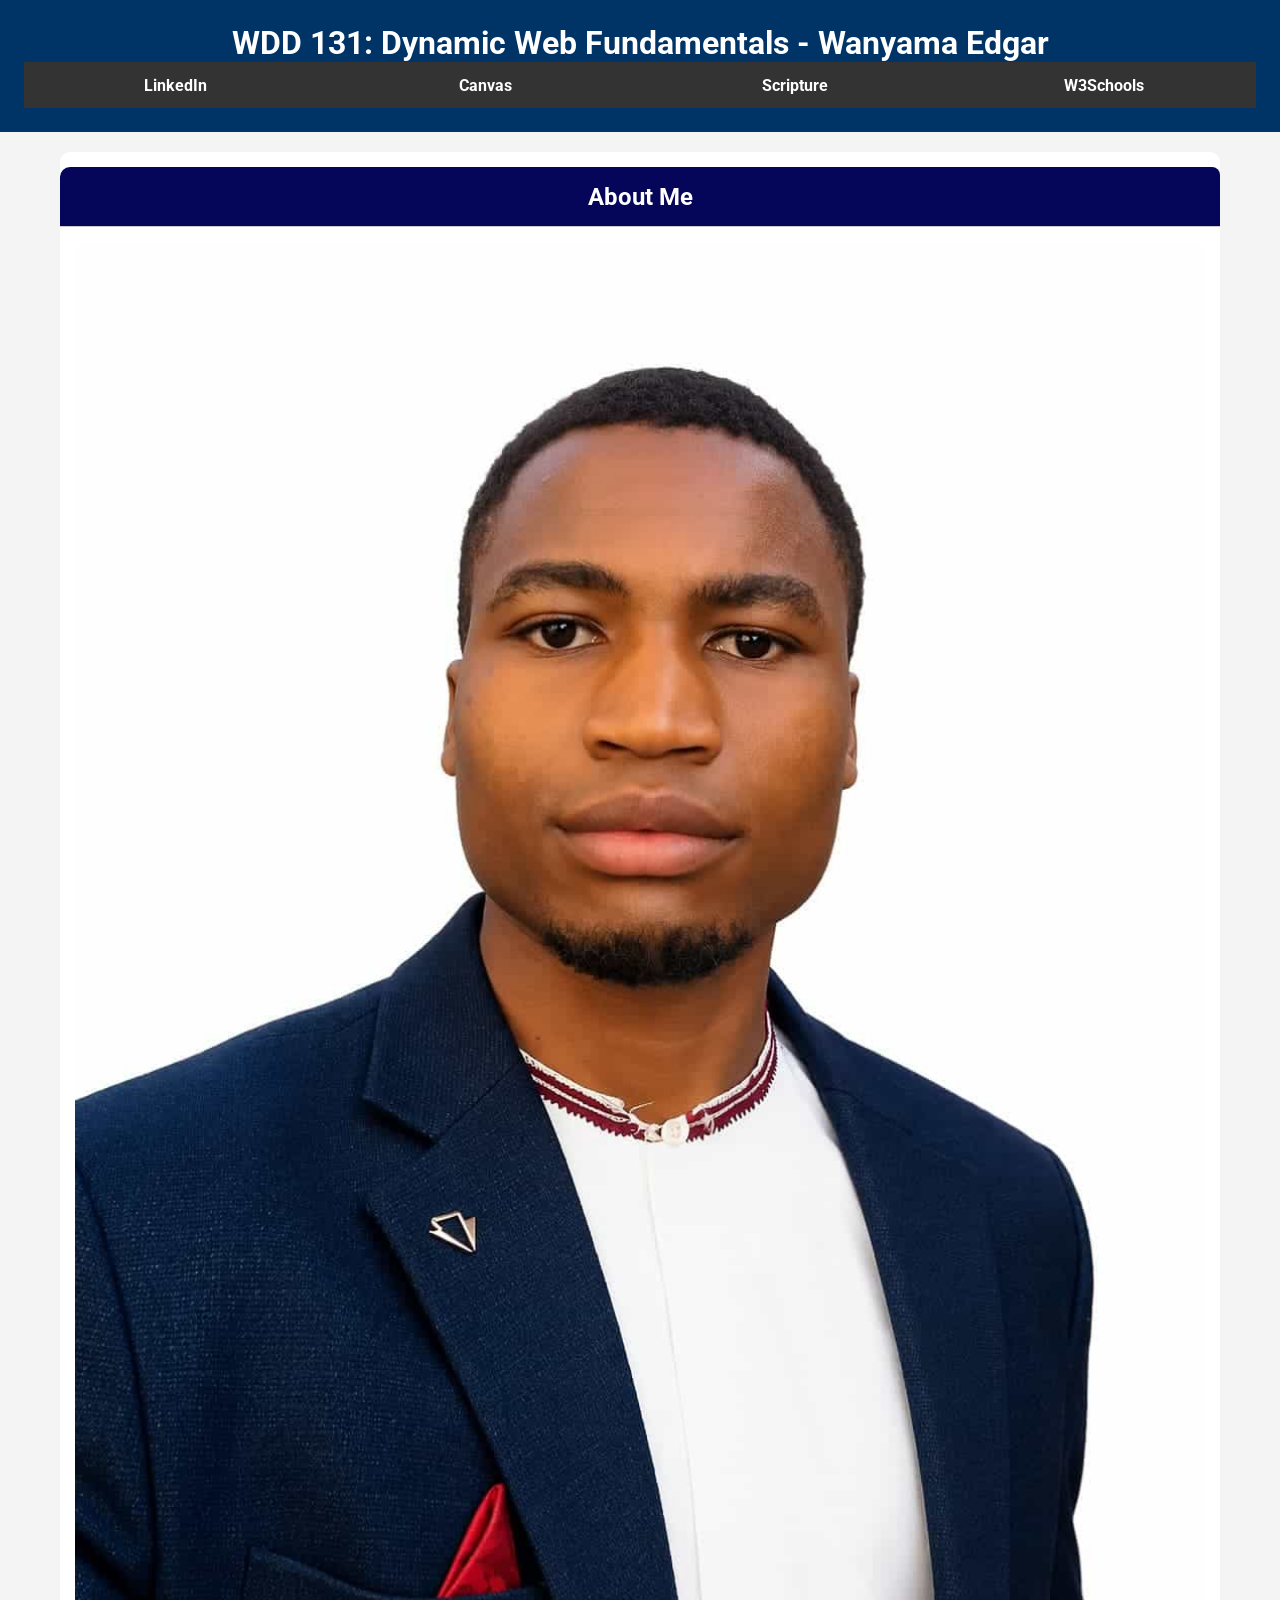
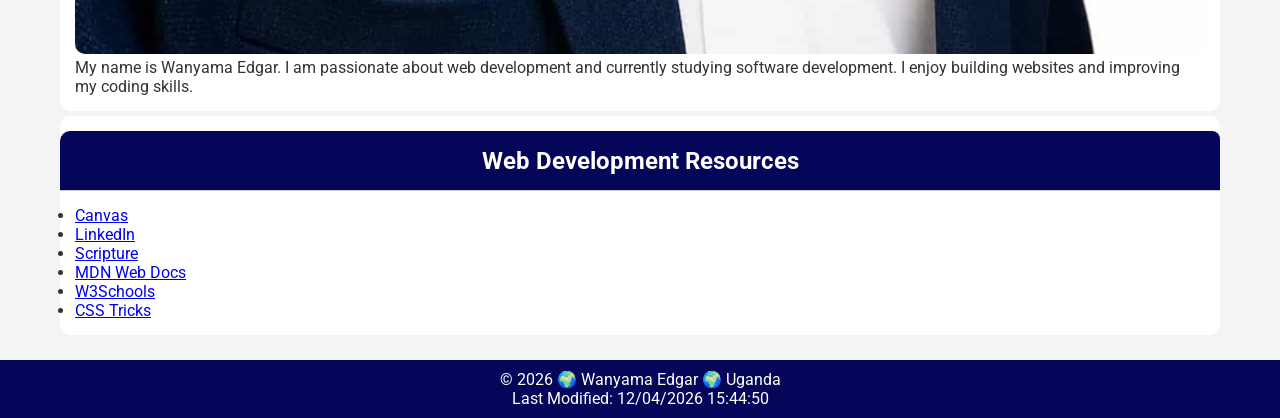
<file: index.html>
<!DOCTYPE html>
<html lang="en">

<head>
    <meta charset="UTF-8">
    <meta name="description" content="WDD 131 - Dynamic Web Fundamentals | Wanyama Edgar">
    <meta name="author" content="Wanyama Edgar">
    <meta name="viewport" content="width=device-width, initial-scale=1.0">
    <meta name="theme-color" content="#2E7D32">
    <title>WDD 131 - Dynamic Web Fundamentals</title>

    <link rel="preconnect" href="https://fonts.googleapis.com">
    <link rel="preconnect" href="https://fonts.gstatic.com" crossorigin>
    <link href="https://fonts.googleapis.com/css2?family=Roboto:wght@400;700&display=swap" rel="stylesheet">

    <link rel="stylesheet" href="styles/base.css">
    <link rel="stylesheet" href="styles/styles.css">
    <script src="scripts/getdates.js" defer></script>
</head>

<body>

    <header class="header">
        <h1><span id="course-title">WDD 131: Dynamic Web Fundamentals</span> - Wanyama Edgar</h1>
        <nav class="navigation">
            <a href="https://linkedin.com" target="_blank">LinkedIn</a>
            <a href="https://byupathway.instructure.com" target="_blank">Canvas</a>
            <a href="https://churchofjesuschrist.org" target="_blank">Scripture</a>
            <a href="https://w3schools.com" target="_blank">W3Schools</a>
        </nav>
    </header>

    <main>
        <section class="card">
            <h2 class="about">About Me</h2>
            <img src="images/profile.jpg" alt="My Photo">
            <p>
                My name is Wanyama Edgar. I am passionate about web development and currently studying
                software development. I enjoy building websites and improving my coding skills.
            </p>
        </section>

        <section class="card">
            <h2 class="resources">Web Development Resources</h2>
            <ul>
                <li><a href="https://byu.instructure.com" target="_blank">Canvas</a></li>
                <li><a href="https://linkedin.com" target="_blank">LinkedIn</a></li>
                <li><a href="https://churchofjesuschrist.org" target="_blank">Scripture</a></li>
                <li><a href="https://developer.mozilla.org" target="_blank">MDN Web Docs</a></li>
                <li><a href="https://w3schools.com" target="_blank">W3Schools</a></li>
                <li><a href="https://css-tricks.com" target="_blank">CSS Tricks</a></li>
            </ul>
        </section>
    </main>

    <footer>
        <p>&copy; <span id="year"></span> 🌍 Wanyama Edgar 🌍 Uganda</p>
        <p id="lastModified"></p>
    </footer>

</body>

</html>
</file>
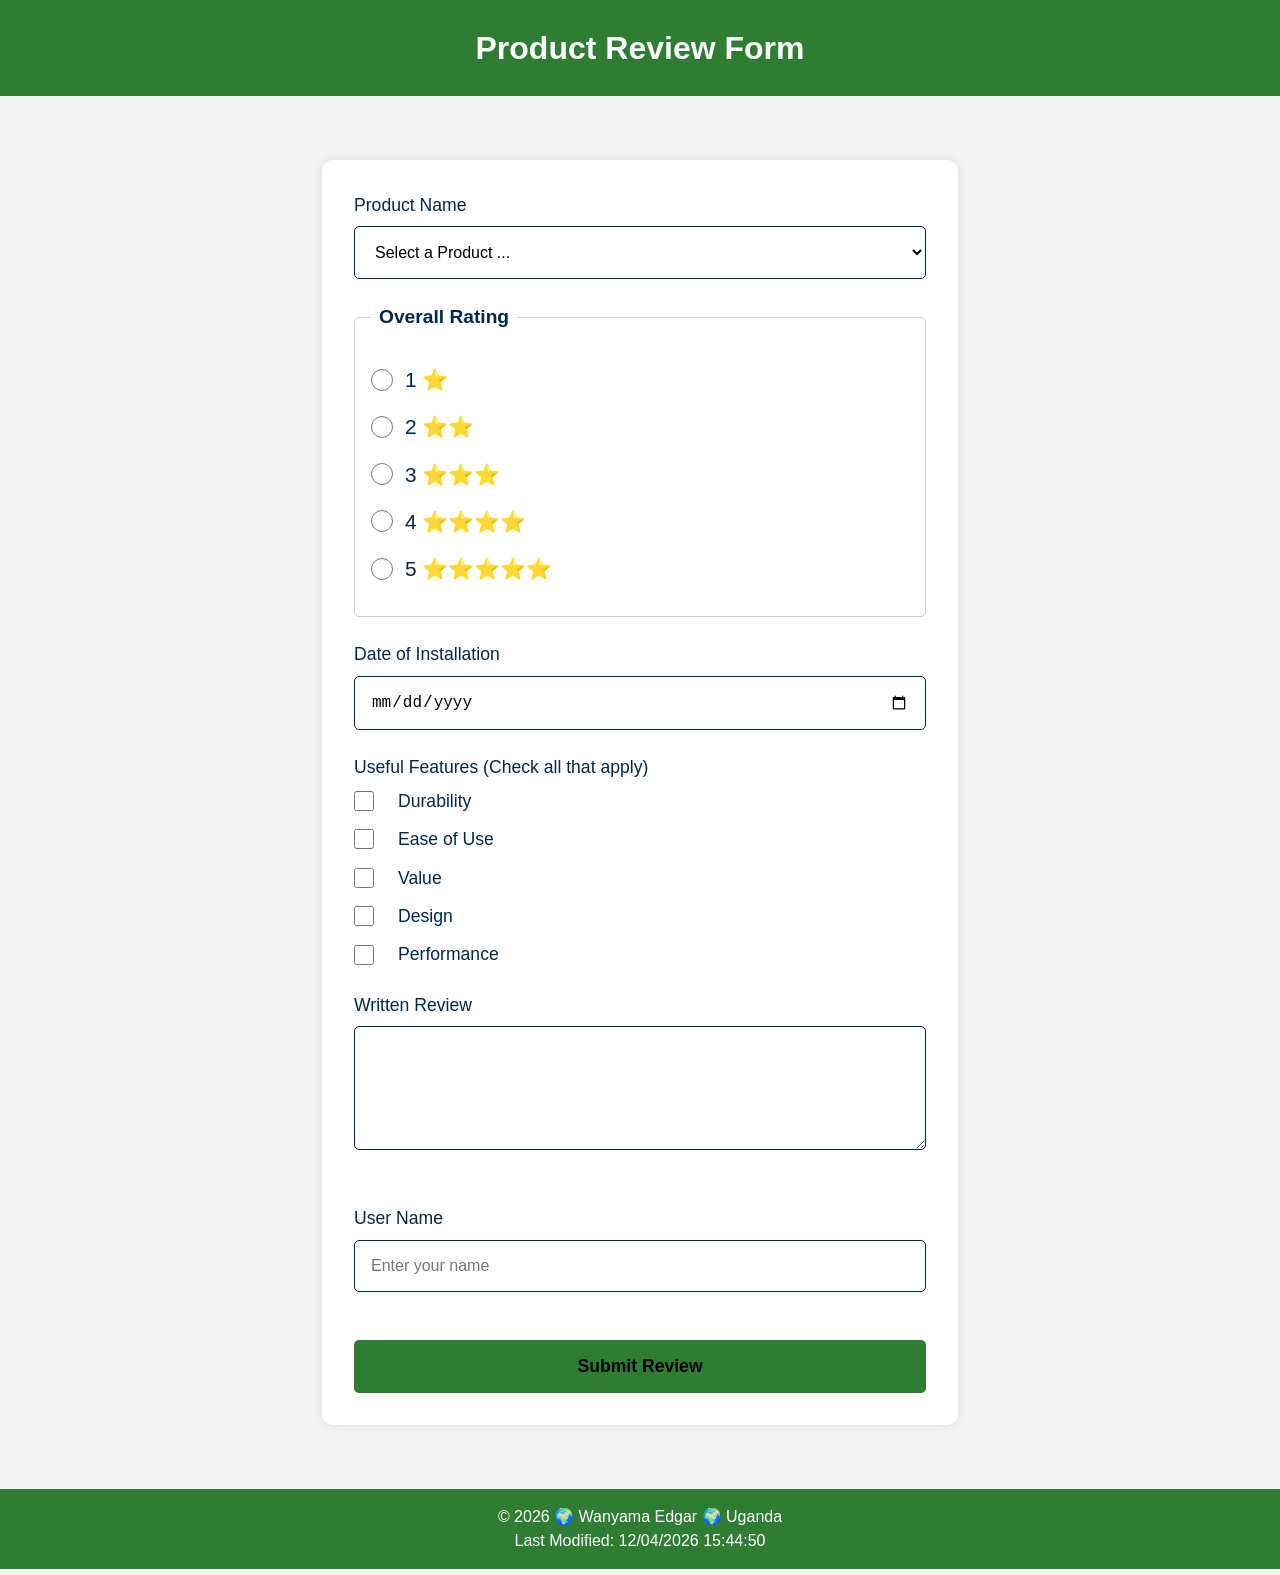
<file: form.html>
<!DOCTYPE html>
<html lang="en">
<head>
    <meta charset="UTF-8">
    <meta name="description" content="Submit a review for a futuristic product with rating, installation date, useful features, and written feedback in this interactive product review form.">
    <meta name="viewport" content="width=device-width, initial-scale=1.0">
    <meta name="author" content="Wanyama Edgar">
    <meta name="theme-color" content="#2E7D32">
    <title>Product Review Form</title>

    <link rel="stylesheet" href="styles/form.css">
    <script src="scripts/getdates.js" defer></script>
    <script src="scripts/form.js" defer></script>
</head>
<body>

<header>
    <h1>Product Review Form</h1>
</header>

<main>
<form method="get" action="review.html">
   <label for="productName">Product Name</label>
<select id="productName" name="productName" required>
    <option value="" disabled selected>Select a Product ...</option>
    <option value="fc1888">Flux Capacitor</option>
    <option value="fc2050">Power Laces</option>
    <option value="fs1987">Time Circuits</option>
    <option value="ac2000">Low Voltage Reactor</option>
    <option value="jj1969">Warp Equalizer</option>
</select>

<fieldset>
    <legend>Overall Rating</legend>

    <label class="rating-option" for="rating1">
        <input type="radio" id="rating1" name="rating" value="1" required>
        1 ⭐
    </label>

    <label class="rating-option" for="rating2">
        <input type="radio" id="rating2" name="rating" value="2" required>
        2 ⭐⭐
    </label>

    <label class="rating-option" for="rating3">
        <input type="radio" id="rating3" name="rating" value="3" required>
        3 ⭐⭐⭐
    </label>

    <label class="rating-option" for="rating4">
        <input type="radio" id="rating4" name="rating" value="4" required>
        4 ⭐⭐⭐⭐
    </label>

    <label class="rating-option" for="rating5">
        <input type="radio" id="rating5" name="rating" value="5" required>
        5 ⭐⭐⭐⭐⭐
    </label>

</fieldset>

<label for="installDate">Date of Installation</label>
<input type="date" id="installDate" name="installDate" required>
<!-- Useful Features -->
<div class="form-group">
    <label>Useful Features (Check all that apply)</label>

    <div class="checkbox-group">
        <label for="featureDurability">
            <input type="checkbox" id="featureDurability" name="features" value="Durability">
            Durability
        </label>

        <label for="featureEaseOfUse">
            <input type="checkbox" id="featureEaseOfUse" name="features" value="Ease of Use">
            Ease of Use
        </label>

        <label for="featureValue">
            <input type="checkbox" id="featureValue" name="features" value="Value">
            Value
        </label>

        <label for="featureDesign">
            <input type="checkbox" id="featureDesign" name="features" value="Design">
            Design
        </label>

        <label for="featurePerformance">
            <input type="checkbox" id="featurePerformance" name="features" value="Performance">
            Performance
        </label>
    </div>
</div>

<!-- Written Review -->
<div class="form-group">
    <label for="review">Written Review</label>
    <textarea
        id="review"
        name="review"
        rows="5"
        placeholder="Share your experience with this product...">
    </textarea>
</div>

<!-- User Name -->
<div class="form-group">
    <label for="username">User Name</label>
    <input
        type="text"
        id="username"
        name="username"
        placeholder="Enter your name">
</div>

<!-- Submit -->
<input type="submit" value="Submit Review">
</form>
</main>

<footer>
    <p>&copy; <span id="year"></span> 🌍 Wanyama Edgar 🌍 Uganda</p>
    <p><span id="lastModified"></span></p>
</footer>

</body>
</html>
</file>
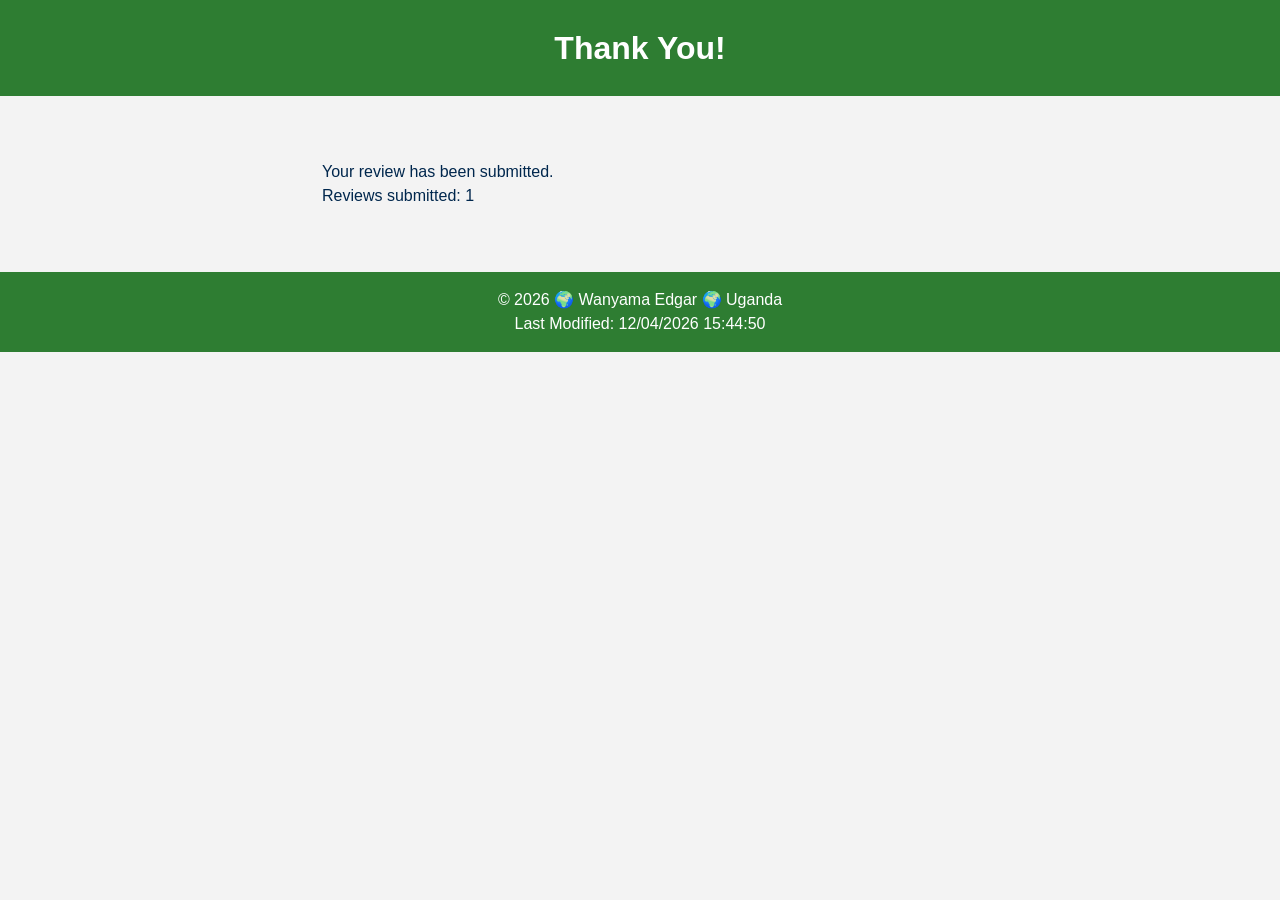
<file: review.html>
<!DOCTYPE html>
<html lang="en">
<head>
    <meta charset="UTF-8">
    <meta name="description" content="Thank you for submitting your product review. Your feedback helps us improve our products.">
    <meta name="viewport" content="width=device-width, initial-scale=1.0">
    <meta name="author" content="Wanyama Edgar">
    <meta name="theme-color" content="#2E7D32">
    <title>Review Submitted - Thank You</title>
    <link rel="stylesheet" href="styles/form.css">
    <script src="scripts/review.js" defer></script>
</head>
<body>

<header>
    <h1>Thank You!</h1>
</header>

<main>
    <p>Your review has been submitted.</p>
    <p>Reviews submitted: <span id="counter">0</span></p>
</main>

<footer>
    <p>&copy; <span id="year"></span> 🌍 Wanyama Edgar 🌍 Uganda</p>
    <p><span id="lastModified"></span></p>
</footer>

<script src="scripts/getdates.js"></script>
</body>
</html>
</file>
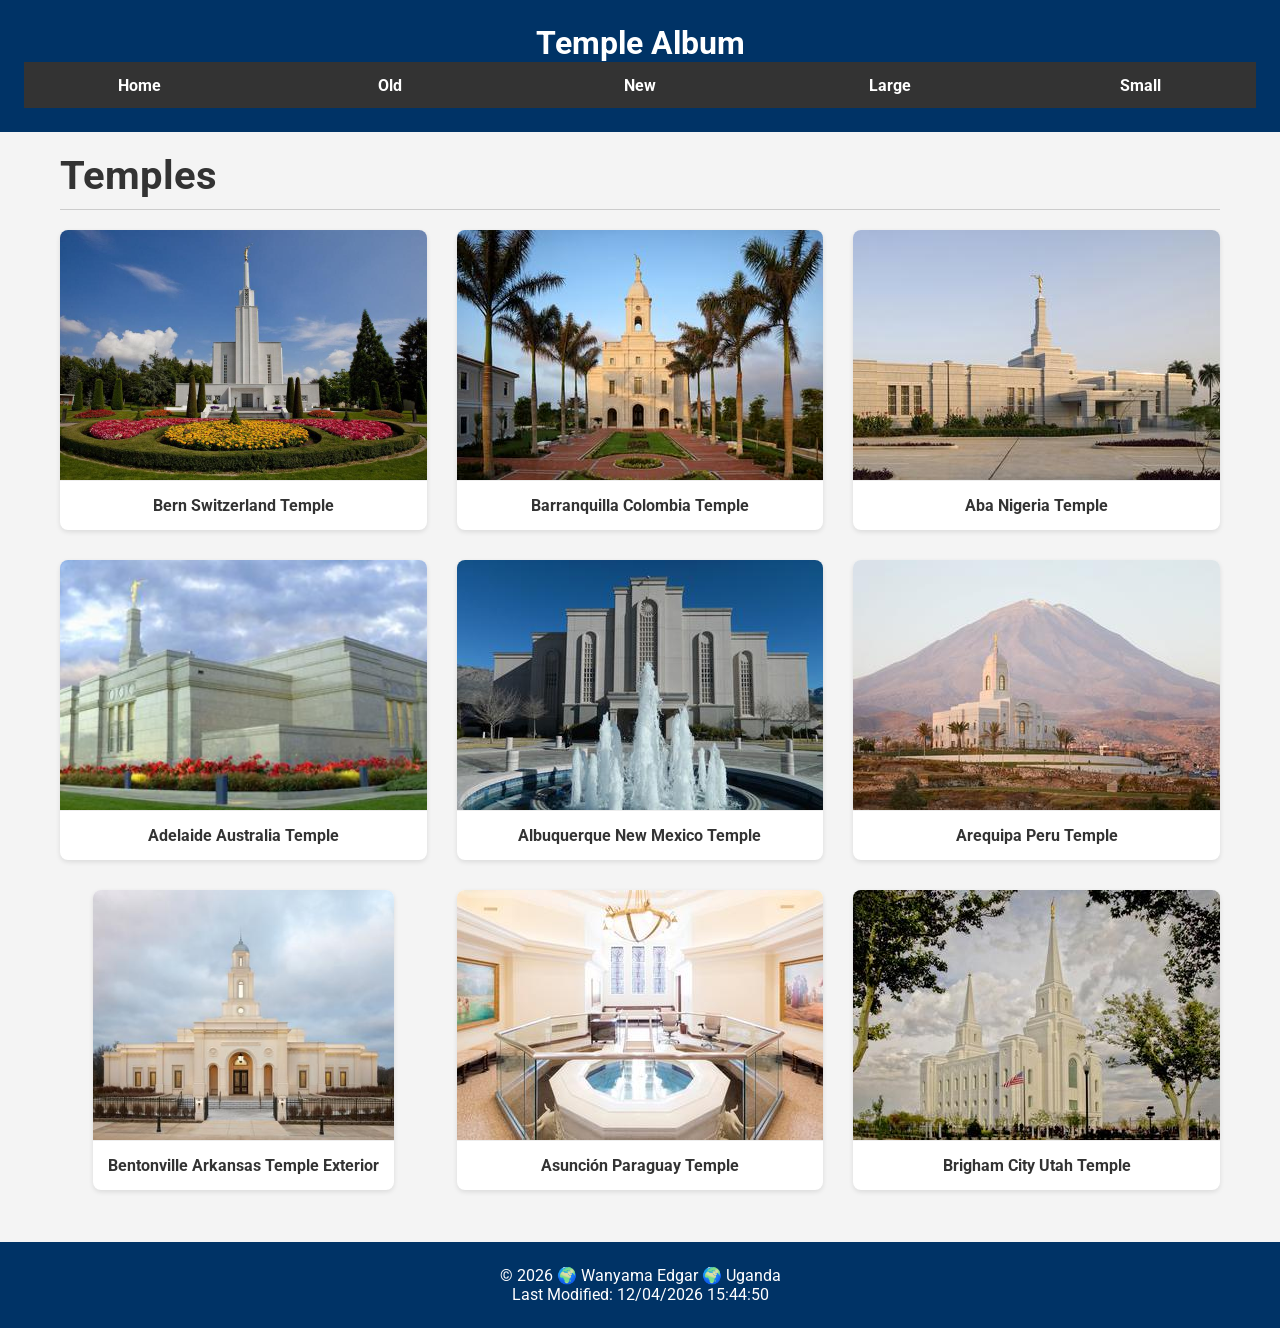
<file: temples.html>
<!DOCTYPE html>
<html lang="en">
<head>
    <meta charset="UTF-8">
    <meta name="viewport" content="width=device-width, initial-scale=1.0">
    <meta name="description" content="Explore a beautiful collection of temples from around the world. Browse and filter by age, size, and location in this interactive temple album.">
    <meta name="author" content="Wanyama Edgar">
    <meta name="theme-color" content="#2E7D32">
    <title>Temple Album - Wanyama Edgar</title>
    <link rel="preconnect" href="https://fonts.googleapis.com">
    <link rel="preconnect" href="https://fonts.gstatic.com" crossorigin>
    <link href="https://fonts.googleapis.com/css2?family=Roboto:wght@400;700&display=swap" rel="stylesheet">

    <link rel="stylesheet" href="styles/base.css">
    <link rel="stylesheet" href="styles/temples.css">
    <link rel="stylesheet" href="styles/temples-large.css">
    <script src="scripts/temples.js" defer></script>
</head>
<body>
    <header>
        <h1>Temple Album</h1>
        <button id="menu" title="Menu"></button>
        <nav>
            <ul class="navigation">
                <li><a href="#" title="Home">Home</a></li>
                <li><a href="#" title="Old">Old</a></li>
                <li><a href="#" title="New">New</a></li>
                <li><a href="#" title="Large">Large</a></li>
                <li><a href="#" title="Small">Small</a></li>                
            </ul>
        </nav>
    </header>
    <main>
        <h2>Temples</h2>
        <div class="gallery">
            <figure>
                <img src="images/temple1.jpg" alt="B Bern Switzerland Temple" loading="lazy">
                <figcaption>Bern Switzerland Temple</figcaption>
            </figure>
            <figure>
                <img src="images/temple2.jpg" alt="Barranquilla Colombia Temple" loading="lazy">
                <figcaption>Barranquilla Colombia Temple</figcaption>
            </figure>
            <figure>
                <img src="images/temple3.jpg" alt="Aba Nigeria Temple" loading="lazy">
                <figcaption>Aba Nigeria Temple</figcaption>
            </figure>
            <figure>
                <img src="images/temple4.jpg" alt="Adelaide Australia Temple" loading="lazy">
                <figcaption>Adelaide Australia Temple</figcaption>
            </figure>
            <figure>
                <img src="images/temple5.jpg" alt="Albuquerque New Mexico Temple" loading="lazy">
                <figcaption>Albuquerque New Mexico Temple</figcaption>
            </figure>
            <figure>
                <img src="images/temple6.jpg" alt="Arequipa Peru Temple" loading="lazy">
                <figcaption>Arequipa Peru Temple</figcaption>
            </figure>
            <figure>
                <img src="images/temple7.jpg" alt="Bentonville Arkansas Temple Exterior" loading="lazy">
                <figcaption>Bentonville Arkansas Temple Exterior</figcaption>
            </figure>
            <figure>
                <img src="images/temple8.jpg" alt="Baptistry of the Asunción Paraguay Temple" loading="lazy">
                <figcaption>Asunción Paraguay Temple</figcaption>
            </figure>
            <figure>
                <img src="images/temple9.jpg" alt="Brigham City Utah Temple." loading="lazy">
                <figcaption>Brigham City Utah Temple</figcaption>
            </figure>
        </div>
    </main>
    <footer>
        <p>&copy; <span id="year"></span> 🌍 Wanyama Edgar 🌍 Uganda</p>
        <p>Last Modified: <span id="lastmodified"></span></p>
    </footer>
</body>
</html>
</file>
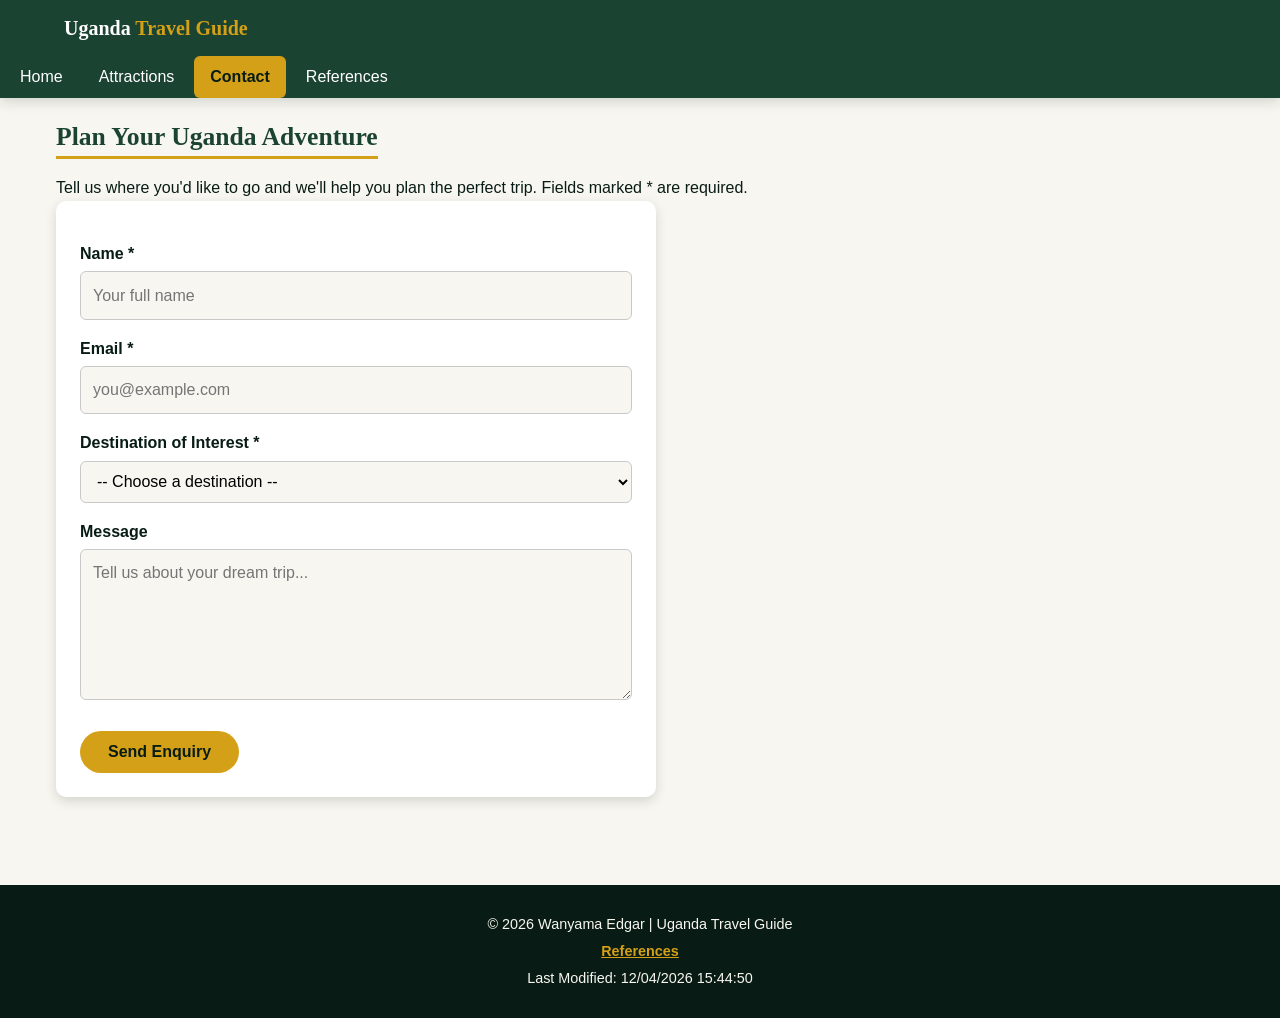
<file: project/contact.html>
<!DOCTYPE html>
<html lang="en">
<head>
    <meta charset="UTF-8">
    <meta name="viewport" content="width=device-width, initial-scale=1.0">
    <meta name="description" content="Contact the Uganda Travel Guide team to plan your trip to the Pearl of Africa.">
    <meta name="author" content="WDD 131 Student">
    <meta name="theme-color" content="#2E7D32">
    <title>Contact Us | Uganda Travel Guide</title>
    <link rel="stylesheet" href="styles/project.css">
    <link rel="icon" href="images/logo.png" type="image/png">
    <script src="../scripts/project.js" defer></script>
</head>
<body>
    <header>
        <div class="header-bar">
            <a href="index.html" class="site-name">Uganda <span>Travel Guide</span></a>
            <button id="menu-button" aria-label="Toggle navigation menu" aria-expanded="false">☰</button>
        </div>
        <nav>
            <ul id="nav-list">
                <li><a href="index.html">Home</a></li>
                <li><a href="attractions.html">Attractions</a></li>
                <li><a href="contact.html" class="active" aria-current="page">Contact</a></li>
                <li><a href="references.html">References</a></li>
            </ul>
        </nav>
    </header>

    <main>
        <section>
            <h2>Plan Your Uganda Adventure</h2>

            <!-- Shown by greetVisitor() if localStorage has a saved name -->
            <p class="welcome-back" id="welcome-back" style="display: none;"></p>

            <p>Tell us where you'd like to go and we'll help you plan the perfect trip. Fields marked * are required.</p>

            <form id="contact-form" novalidate>
                <label for="name">Name *</label>
                <input type="text" id="name" name="name" placeholder="Your full name" required>

                <label for="email">Email *</label>
                <input type="email" id="email" name="email" placeholder="you@example.com" required>

                <label for="destination">Destination of Interest *</label>
                <select id="destination" name="destination" required>
                    <option value="">-- Choose a destination --</option>
                    <option value="Bwindi Impenetrable Forest">Bwindi Impenetrable Forest</option>
                    <option value="Murchison Falls">Murchison Falls</option>
                    <option value="Lake Victoria">Lake Victoria</option>
                    <option value="Queen Elizabeth National Park">Queen Elizabeth National Park</option>
                    <option value="Source of the Nile">Source of the Nile</option>
                </select>

                <label for="message">Message</label>
                <textarea id="message" name="message" rows="5" placeholder="Tell us about your dream trip..."></textarea>

                <button type="submit" class="btn">Send Enquiry</button>

                <p class="form-message" id="form-message" aria-live="polite"></p>
            </form>
        </section>
    </main>

    <footer>
        <p>© <span id="current-year"></span> Wanyama Edgar | Uganda Travel Guide</p>
        <p><a href="references.html">References</a></p>
        <p id="last-modified"></p>
    </footer>
</body>
</html>
</file>
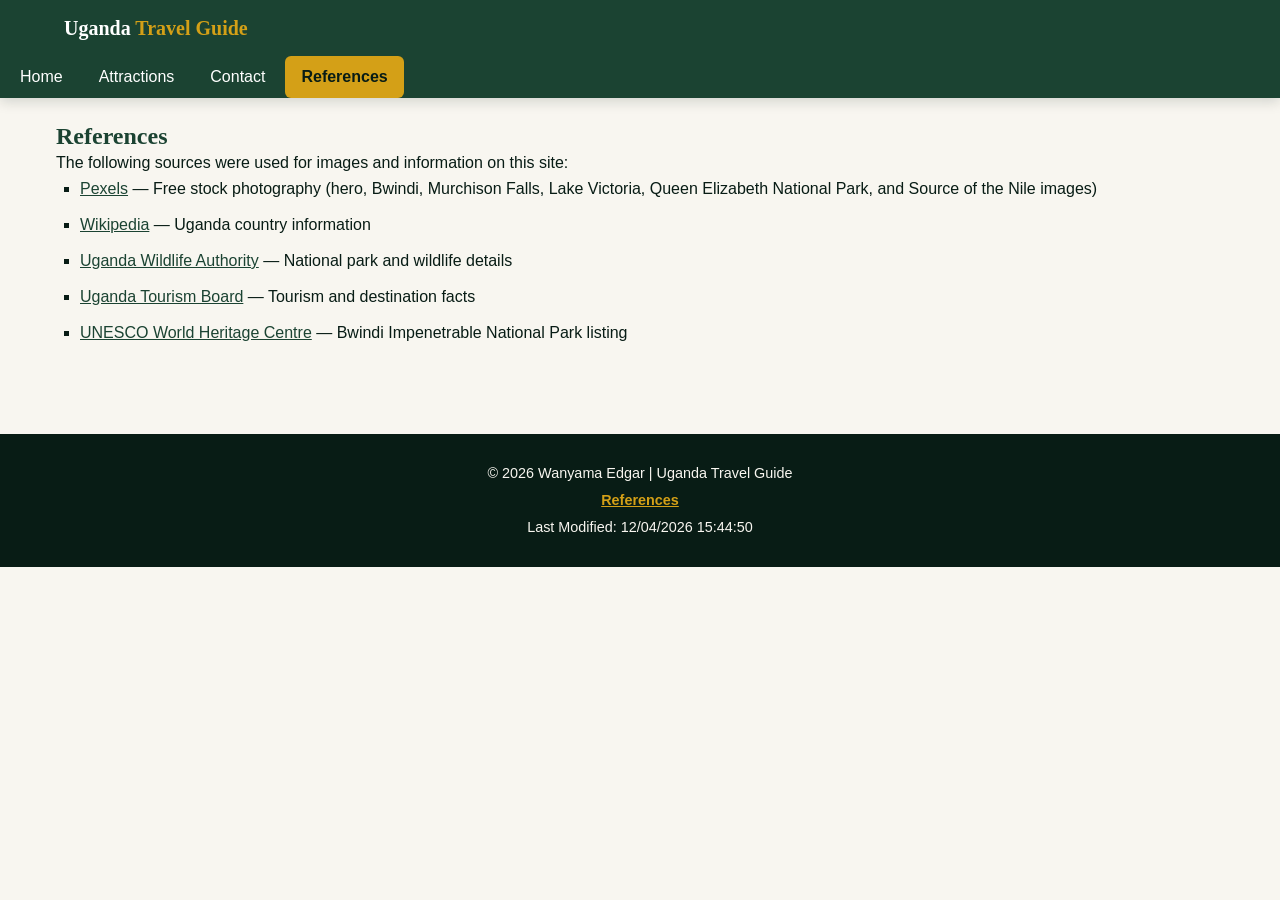
<file: project/references.html>
<!DOCTYPE html>
<html lang="en">
<head>
    <meta charset="UTF-8">
    <meta name="viewport" content="width=device-width, initial-scale=1.0">
    <meta name="description" content="References and sources used to build the Uganda Travel Guide website.">
    <meta name="author" content="WDD 131 Student">
    <meta name="theme-color" content="#2E7D32">
    <title>References | Uganda Travel Guide</title>
    <link rel="stylesheet" href="styles/project.css">
    <link rel="icon" href="images/logo.png" type="image/png">
    <script src="../scripts/project.js" defer></script>
</head>
<body>
    <header>
        <div class="header-bar">
            <a href="index.html" class="site-name">Uganda <span>Travel Guide</span></a>
            <button id="menu-button" aria-label="Toggle navigation menu" aria-expanded="false">☰</button>
        </div>
        <nav>
            <ul id="nav-list">
                <li><a href="index.html">Home</a></li>
                <li><a href="attractions.html">Attractions</a></li>
                <li><a href="contact.html">Contact</a></li>
                <li><a href="references.html" class="active" aria-current="page">References</a></li>
            </ul>
        </nav>
    </header>

    <main>
        <section>
            <h1>References</h1>
            <p>The following sources were used for images and information on this site:</p>
            <ul class="references-list">
                <li><a href="https://www.pexels.com" target="_blank" rel="noopener">Pexels</a> — Free stock photography (hero, Bwindi, Murchison Falls, Lake Victoria, Queen Elizabeth National Park, and Source of the Nile images)</li>
                <li><a href="https://en.wikipedia.org/wiki/Uganda" target="_blank" rel="noopener">Wikipedia</a> — Uganda country information</li>
                <li><a href="https://www.ugandawildlife.org" target="_blank" rel="noopener">Uganda Wildlife Authority</a> — National park and wildlife details</li>
                <li><a href="https://utb.go.ug" target="_blank" rel="noopener">Uganda Tourism Board</a> — Tourism and destination facts</li>
                <li><a href="https://whc.unesco.org/en/list/682/" target="_blank" rel="noopener">UNESCO World Heritage Centre</a> — Bwindi Impenetrable National Park listing</li>
            </ul>
        </section>
    </main>

    <footer>
        <p>© <span id="current-year"></span> Wanyama Edgar | Uganda Travel Guide</p>
        <p><a href="references.html">References</a></p>
        <p id="last-modified"></p>
    </footer>
</body>
</html>
</file>
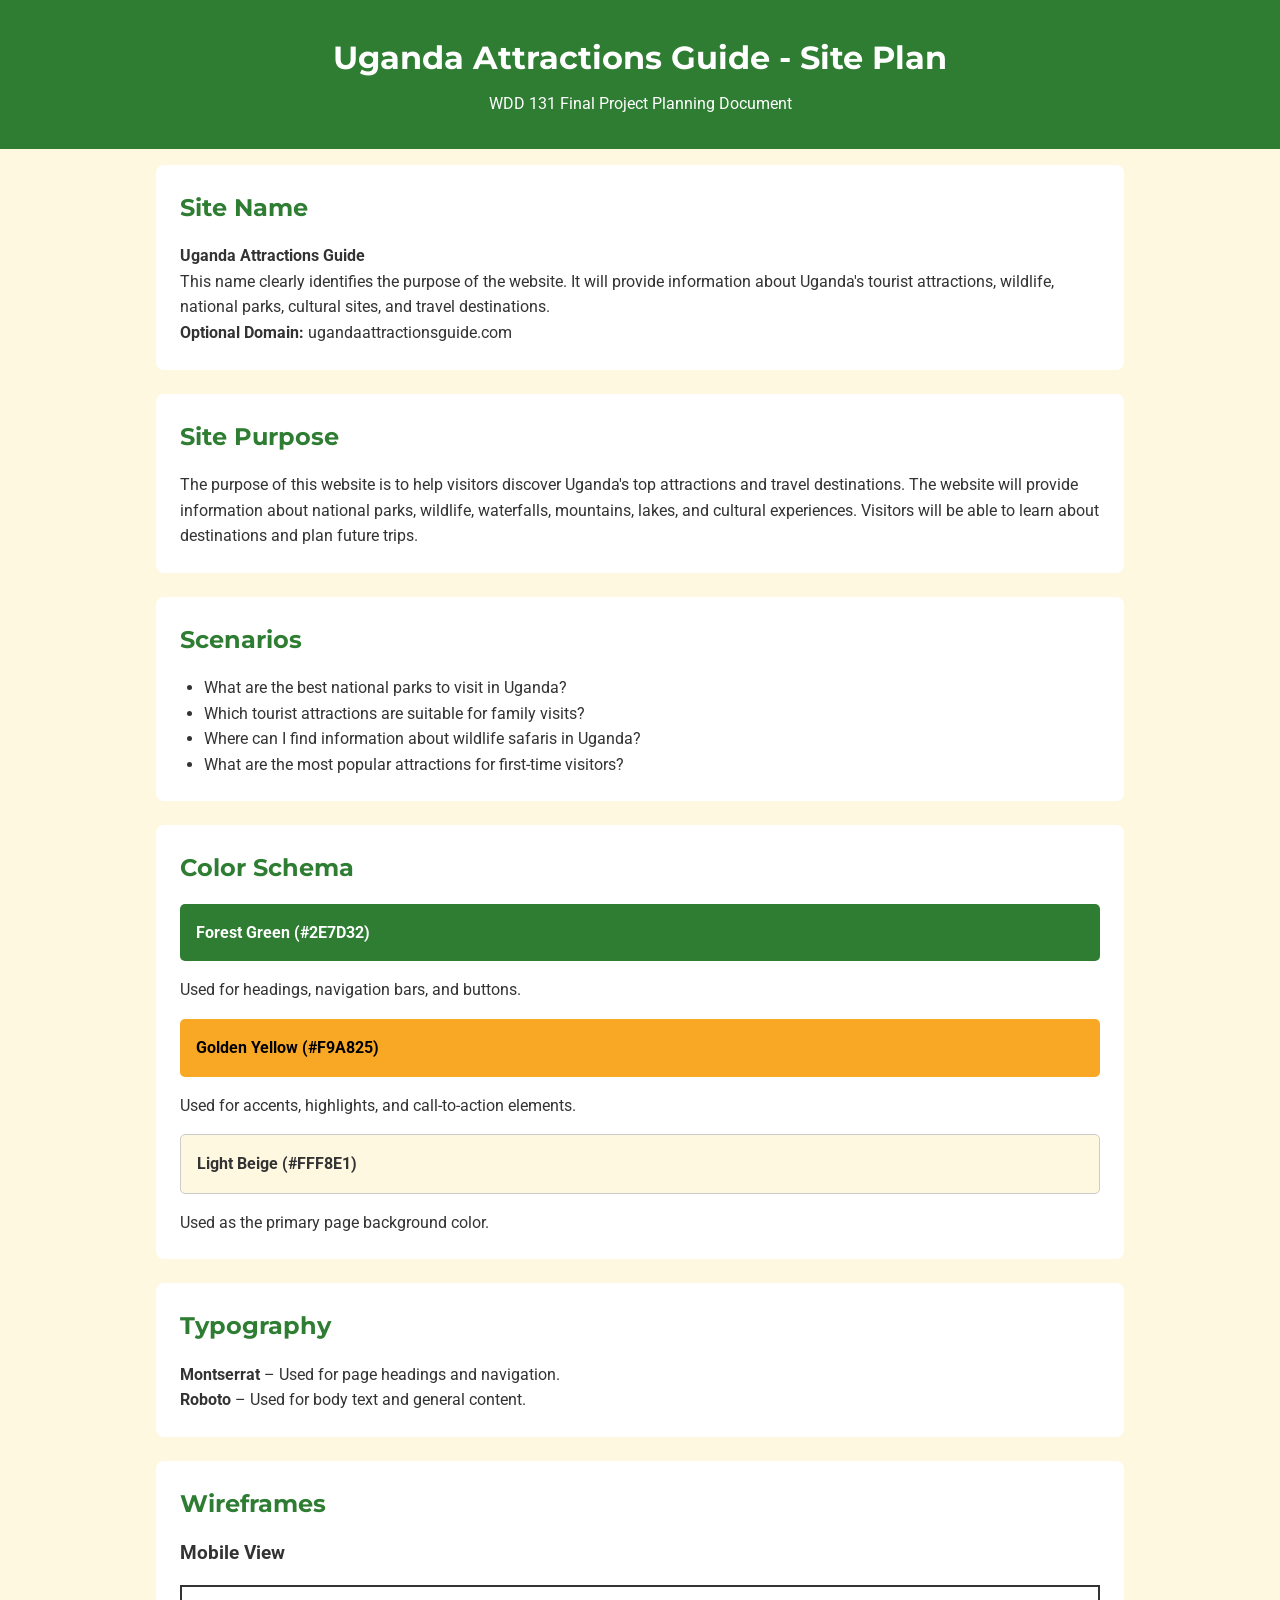
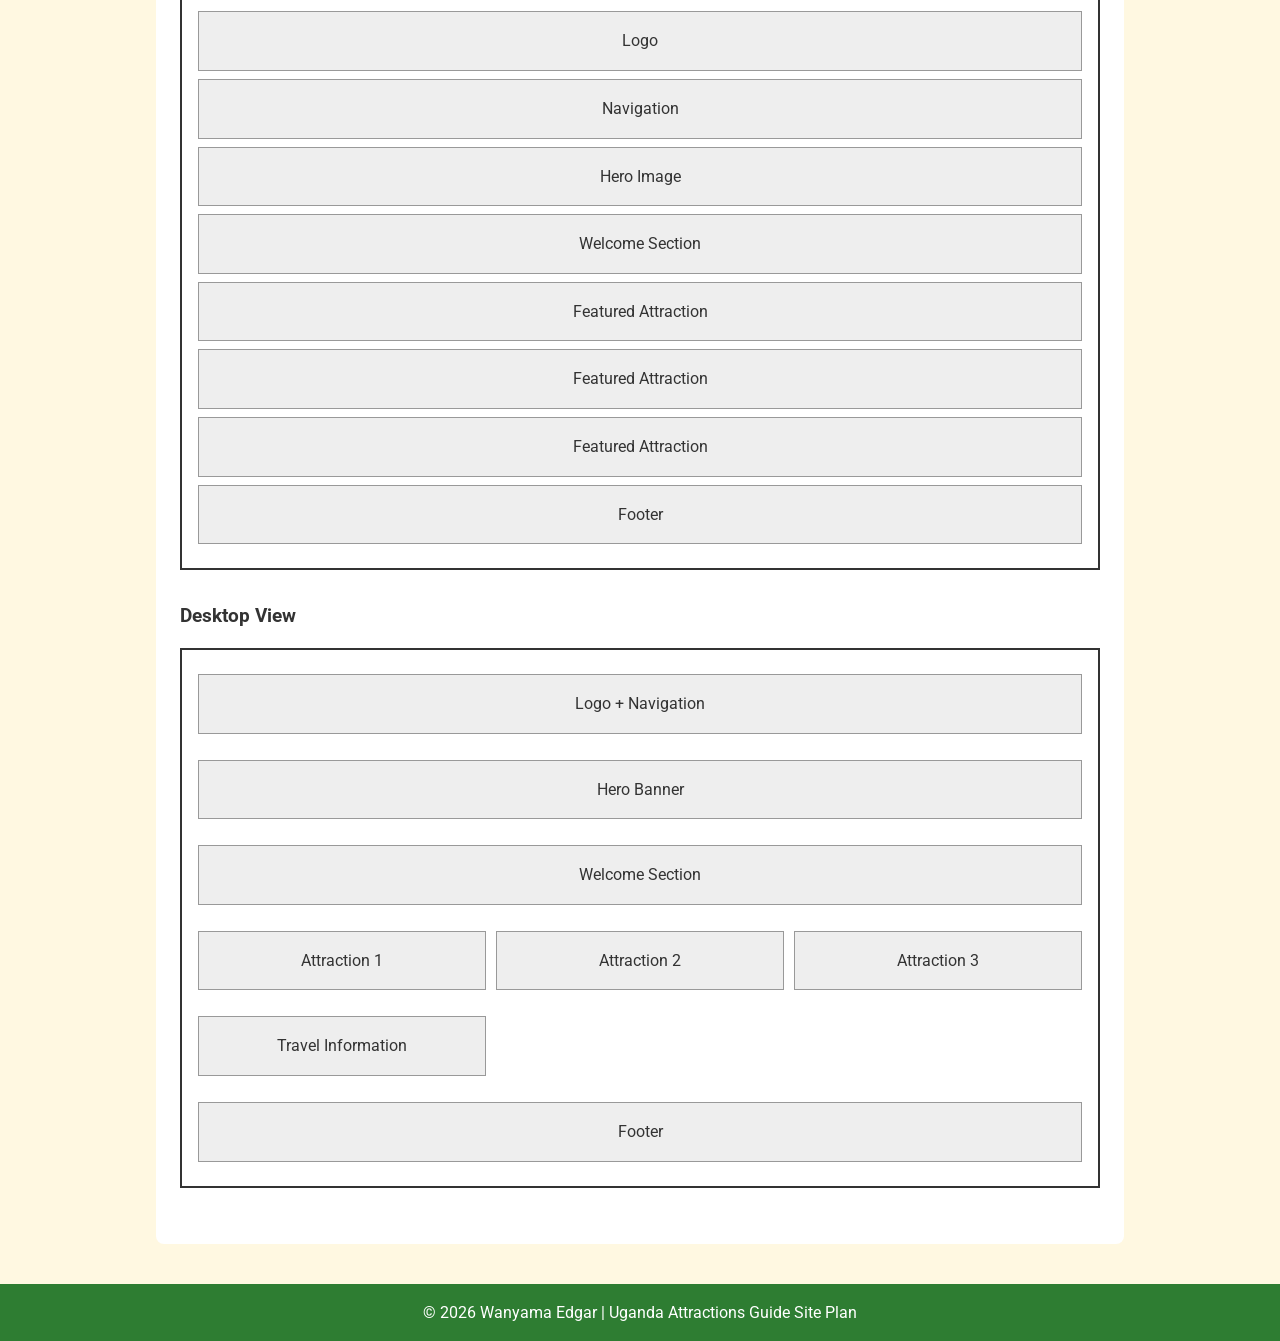
<file: project/siteplan.html>
<!DOCTYPE html>
<html lang="en">
<head>
    <meta charset="UTF-8">
    <meta name="description" content="Website plan for the Uganda Attractions Guide project">
    <meta name="viewport" content="width=device-width, initial-scale=1.0">
    <meta name="author" content="Wanyama Edgar">
    <title>Uganda Attractions Guide - Site Plan</title>

    <link rel="stylesheet" href="styles/siteplan.css">

    <link rel="preconnect" href="https://fonts.googleapis.com">
    <link rel="preconnect" href="https://fonts.gstatic.com" crossorigin>
    <link href="https://fonts.googleapis.com/css2?family=Montserrat:wght@600;700&family=Roboto:wght@400;500&display=swap" rel="stylesheet">
</head>
<body>

    <header>
        <h1>Uganda Attractions Guide - Site Plan</h1>
        <p>WDD 131 Final Project Planning Document</p>
    </header>

    <main>

        <section>
            <h2>Site Name</h2>
            <p><strong>Uganda Attractions Guide</strong></p>
            <p>
                This name clearly identifies the purpose of the website. It will provide
                information about Uganda's tourist attractions, wildlife, national parks,
                cultural sites, and travel destinations.
            </p>
            <p><strong>Optional Domain:</strong> ugandaattractionsguide.com</p>
        </section>

        <section>
            <h2>Site Purpose</h2>
            <p>
                The purpose of this website is to help visitors discover Uganda's top
                attractions and travel destinations. The website will provide information
                about national parks, wildlife, waterfalls, mountains, lakes, and cultural
                experiences. Visitors will be able to learn about destinations and plan
                future trips.
            </p>
        </section>

        <section>
            <h2>Scenarios</h2>
            <ul>
                <li>What are the best national parks to visit in Uganda?</li>
                <li>Which tourist attractions are suitable for family visits?</li>
                <li>Where can I find information about wildlife safaris in Uganda?</li>
                <li>What are the most popular attractions for first-time visitors?</li>
            </ul>
        </section>

        <section>
            <h2>Color Schema</h2>

            <div class="color-box green">
                Forest Green (#2E7D32)
            </div>
            <p>
                Used for headings, navigation bars, and buttons.
            </p>

            <div class="color-box yellow">
                Golden Yellow (#F9A825)
            </div>
            <p>
                Used for accents, highlights, and call-to-action elements.
            </p>

            <div class="color-box beige">
                Light Beige (#FFF8E1)
            </div>
            <p>
                Used as the primary page background color.
            </p>
        </section>

        <section>
            <h2>Typography</h2>

            <p>
                <strong>Montserrat</strong> – Used for page headings and navigation.
            </p>

            <p>
                <strong>Roboto</strong> – Used for body text and general content.
            </p>
        </section>

        <section>
            <h2>Wireframes</h2>

            <h3>Mobile View</h3>

            <div class="wireframe mobile">
                <div>Logo</div>
                <div>Navigation</div>
                <div>Hero Image</div>
                <div>Welcome Section</div>
                <div>Featured Attraction</div>
                <div>Featured Attraction</div>
                <div>Featured Attraction</div>
                <div>Footer</div>
            </div>

            <h3>Desktop View</h3>

            <div class="wireframe desktop">
                <div>Logo + Navigation</div>
                <div>Hero Banner</div>
                <div>Welcome Section</div>
                <div>Attraction 1</div>
                <div>Attraction 2</div>
                <div>Attraction 3</div>
                <div>Travel Information</div>
                <div>Footer</div>
            </div>

        </section>

    </main>

    <footer>
        <p>&copy; 2026 Wanyama Edgar | Uganda Attractions Guide Site Plan</p>
    </footer>

</body>
</html>
</file>
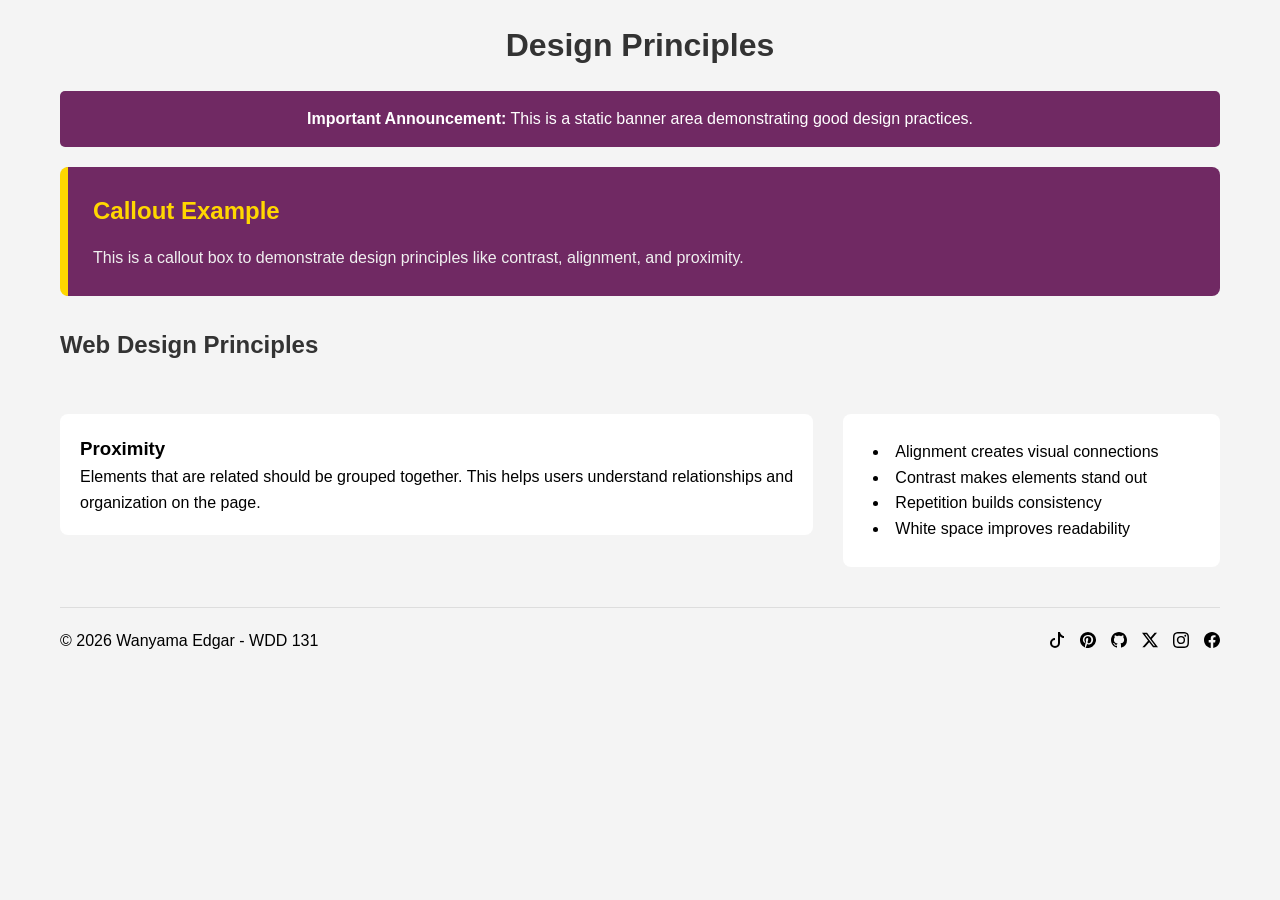
<file: week03/design.html>
<!DOCTYPE html>
<html lang="en">
<head>
    <meta charset="UTF-8">
    <meta name="viewport" content="width=device-width, initial-scale=1.0">
    <title>Design Principles</title>
    <link rel="stylesheet" href="styles/design.css">
</head>
<body>
    <header>
        <h1>Design Principles</h1>
    </header>

    <div class="banner">
        <!-- Static banner content - replace marquee -->
        <p><strong>Important Announcement:</strong> This is a static banner area demonstrating good design practices.</p>
    </div>

    <div class="callout">
        <h2>Callout Example</h2>
        <p>This is a callout box to demonstrate design principles like contrast, alignment, and proximity.</p>
    </div>

    <main>
        <h2>Web Design Principles</h2>
        
        <article>
            <h3>Proximity</h3>
            <p>Elements that are related should be grouped together. This helps users understand relationships and organization on the page.</p>
        </article>
        
        <ul>
            <li>Alignment creates visual connections</li>
            <li>Contrast makes elements stand out</li>
            <li>Repetition builds consistency</li>
            <li>White space improves readability</li>
        </ul>
    </main>

    <footer>
        <p class="footer-text">&copy; 2026 Wanyama Edgar - WDD 131</p>
        <div class="footer-icons">
        <svg xmlns="http://www.w3.org/2000/svg" width="16" height="16" fill="currentColor" class="bi bi-tiktok" viewBox="0 0 16 16">
  <path d="M9 0h1.98c.144.715.54 1.617 1.235 2.512C12.895 3.389 13.797 4 15 4v2c-1.753 0-3.07-.814-4-1.829V11a5 5 0 1 1-5-5v2a3 3 0 1 0 3 3z"/>
</svg>
        <svg xmlns="http://www.w3.org/2000/svg" width="16" height="16" fill="currentColor" class="bi bi-pinterest" viewBox="0 0 16 16">
  <path d="M8 0a8 8 0 0 0-2.915 15.452c-.07-.633-.134-1.606.027-2.297.146-.625.938-3.977.938-3.977s-.239-.479-.239-1.187c0-1.113.645-1.943 1.448-1.943.682 0 1.012.512 1.012 1.127 0 .686-.437 1.712-.663 2.663-.188.796.4 1.446 1.185 1.446 1.422 0 2.515-1.5 2.515-3.664 0-1.915-1.377-3.254-3.342-3.254-2.276 0-3.612 1.707-3.612 3.471 0 .688.265 1.425.595 1.826a.24.24 0 0 1 .056.23c-.061.252-.196.796-.222.907-.035.146-.116.177-.268.107-1-.465-1.624-1.926-1.624-3.1 0-2.523 1.834-4.84 5.286-4.84 2.775 0 4.932 1.977 4.932 4.62 0 2.757-1.739 4.976-4.151 4.976-.811 0-1.573-.421-1.834-.919l-.498 1.902c-.181.695-.669 1.566-.995 2.097A8 8 0 1 0 8 0"/>
</svg>
        <svg xmlns="http://www.w3.org/2000/svg" width="16" height="16" fill="currentColor" class="bi bi-github" viewBox="0 0 16 16">
    <path d="M8 0C3.58 0 0 3.58 0 8c0 3.54 2.29 6.53 5.47 7.59.4.07.55-.17.55-.38 0-.19-.01-.82-.01-1.49-2.01.37-2.53-.49-2.69-.94-.09-.23-.48-.94-.82-1.13-.28-.15-.68-.52-.01-.53.63-.01 1.08.58 1.23.82.72 1.21 1.87.87 2.33.66.07-.52.28-.87.51-1.07-1.78-.2-3.64-.89-3.64-3.95 0-.87.31-1.59.82-2.15-.08-.2-.36-1.02.08-2.12 0 0 .67-.21 2.2.82.64-.18 1.32-.27 2-.27s1.36.09 2 .27c1.53-1.04 2.2-.82 2.2-.82.44 1.1.16 1.92.08 2.12.51.56.82 1.27.82 2.15 0 3.07-1.87 3.75-3.65 3.95.29.25.54.73.54 1.48 0 1.07-.01 1.93-.01 2.2 0 .21.15.46.55.38A8.01 8.01 0 0 0 16 8c0-4.42-3.58-8-8-8"/>
</svg>
    <svg xmlns="http://www.w3.org/2000/svg" width="16" height="16" fill="currentColor" class="bi bi-twitter-x" viewBox="0 0 16 16">
  <path d="M12.6.75h2.454l-5.36 6.142L16 15.25h-4.937l-3.867-5.07-4.425 5.07H.316l5.733-6.57L0 .75h5.063l3.495 4.633L12.601.75Zm-.86 13.028h1.36L4.323 2.145H2.865z"/>
</svg>
    <svg xmlns="http://www.w3.org/2000/svg" width="16" height="16" fill="currentColor" class="bi bi-instagram" viewBox="0 0 16 16">
  <path d="M8 0C5.829 0 5.556.01 4.703.048 3.85.088 3.269.222 2.76.42a3.9 3.9 0 0 0-1.417.923A3.9 3.9 0 0 0 .42 2.76C.222 3.268.087 3.85.048 4.7.01 5.555 0 5.827 0 8.001c0 2.172.01 2.444.048 3.297.04.852.174 1.433.372 1.942.205.526.478.972.923 1.417.444.445.89.719 1.416.923.51.198 1.09.333 1.942.372C5.555 15.99 5.827 16 8 16s2.444-.01 3.298-.048c.851-.04 1.434-.174 1.943-.372a3.9 3.9 0 0 0 1.416-.923c.445-.445.718-.891.923-1.417.197-.509.332-1.09.372-1.942C15.99 10.445 16 10.173 16 8s-.01-2.445-.048-3.299c-.04-.851-.175-1.433-.372-1.941a3.9 3.9 0 0 0-.923-1.417A3.9 3.9 0 0 0 13.24.42c-.51-.198-1.092-.333-1.943-.372C10.443.01 10.172 0 7.998 0zm-.717 1.442h.718c2.136 0 2.389.007 3.232.046.78.035 1.204.166 1.486.275.373.145.64.319.92.599s.453.546.598.92c.11.281.24.705.275 1.485.039.843.047 1.096.047 3.231s-.008 2.389-.047 3.232c-.035.78-.166 1.203-.275 1.485a2.5 2.5 0 0 1-.599.919c-.28.28-.546.453-.92.598-.28.11-.704.24-1.485.276-.843.038-1.096.047-3.232.047s-2.39-.009-3.233-.047c-.78-.036-1.203-.166-1.485-.276a2.5 2.5 0 0 1-.92-.598 2.5 2.5 0 0 1-.6-.92c-.109-.281-.24-.705-.275-1.485-.038-.843-.046-1.096-.046-3.233s.008-2.388.046-3.231c.036-.78.166-1.204.276-1.486.145-.373.319-.64.599-.92s.546-.453.92-.598c.282-.11.705-.24 1.485-.276.738-.034 1.024-.044 2.515-.045zm4.988 1.328a.96.96 0 1 0 0 1.92.96.96 0 0 0 0-1.92m-4.27 1.122a4.109 4.109 0 1 0 0 8.217 4.109 4.109 0 0 0 0-8.217m0 1.441a2.667 2.667 0 1 1 0 5.334 2.667 2.667 0 0 1 0-5.334"/>
</svg>
    <svg xmlns="http://www.w3.org/2000/svg" width="16" height="16" fill="currentColor" class="bi bi-facebook" viewBox="0 0 16 16">
  <path d="M16 8.049c0-4.446-3.582-8.05-8-8.05C3.58 0-.002 3.603-.002 8.05c0 4.017 2.926 7.347 6.75 7.951v-5.625h-2.03V8.05H6.75V6.275c0-2.017 1.195-3.131 3.022-3.131.876 0 1.791.157 1.791.157v1.98h-1.009c-.993 0-1.303.621-1.303 1.258v1.51h2.218l-.354 2.326H9.25V16c3.824-.604 6.75-3.934 6.75-7.951"/>
</svg>
        </div>
    </footer>
</body>
</html>
</file>
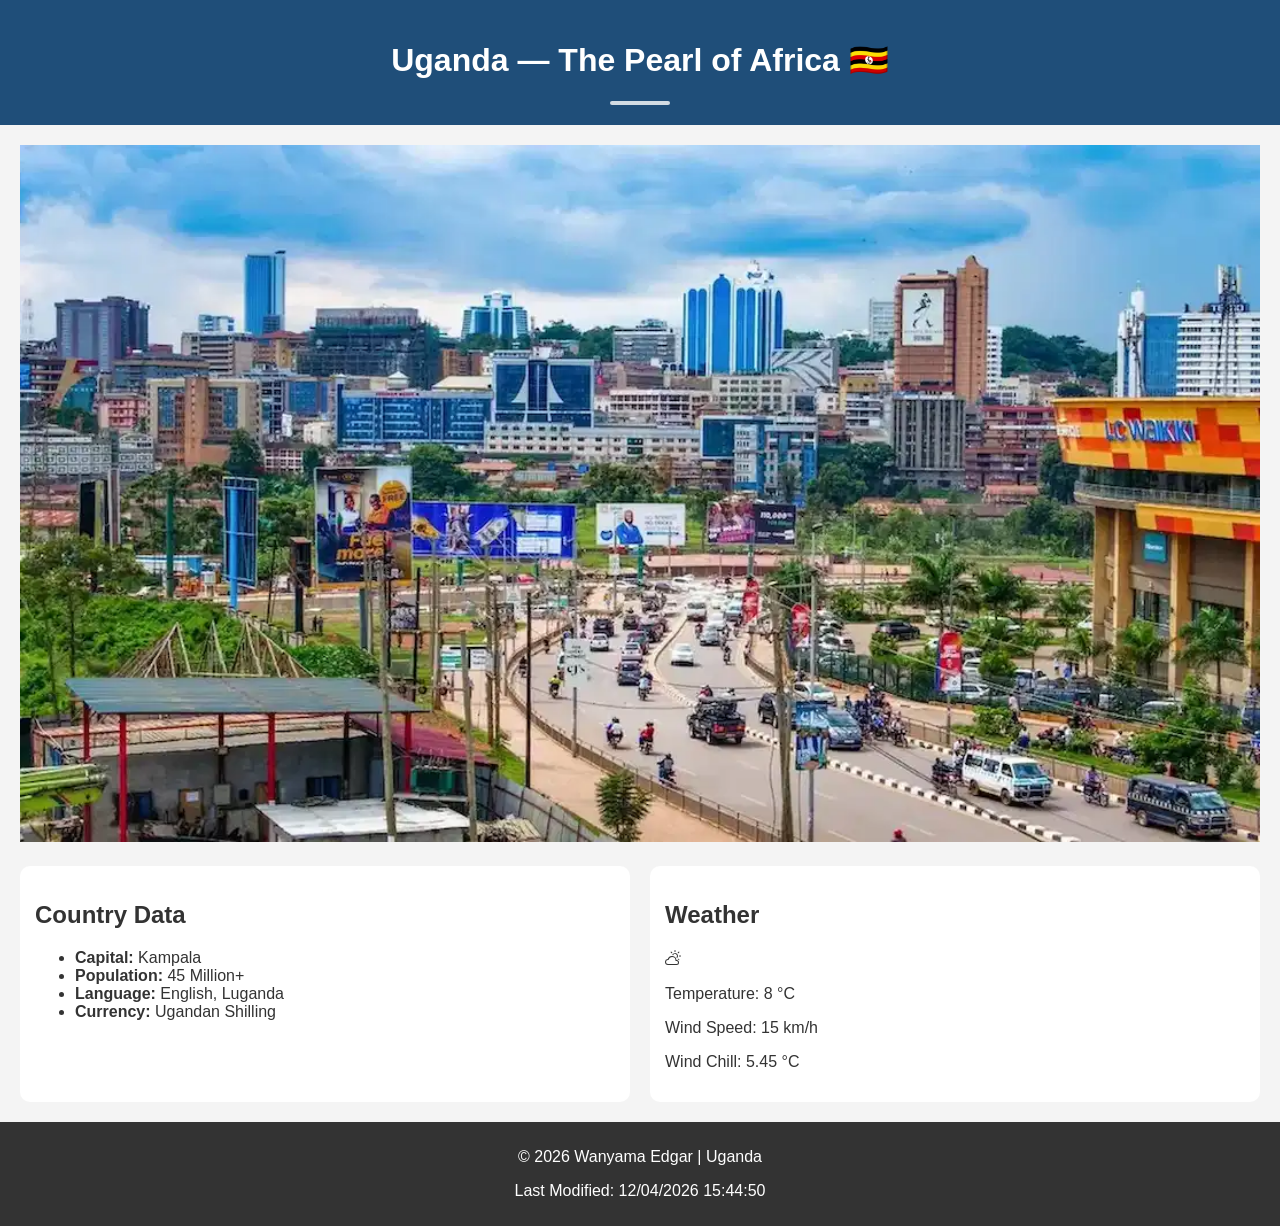
<file: week03/place.html>
<!DOCTYPE html>
<html lang="en">
<head>
  <meta charset="UTF-8">
  <meta name="description" content="Explore Uganda's rich culture, wildlife, and landscapes on this travel-inspired page about the Pearl of Africa.">
  <meta name="author" content="Wanyama Edgar">
  <meta name="viewport" content="width=device-width, initial-scale=1.0">

  <title>Uganda - The Pearl of Africa</title>

  <link rel="stylesheet" href="styles/place.css">
  <script src="scripts/place.js" defer></script>
</head>

<body>

<header>
  <h1>Uganda — The Pearl of Africa 🇺🇬</h1>
</header>

<main>

  <!-- HERO -->
  <section class="hero">
    <picture>
      <!-- WebP sources for browsers that support WebP; swaps between small and large at breakpoints -->
      <source type="image/webp" srcset="images/uganda-small.webp 600w, images/uganda.webp 1200w" sizes="(max-width: 600px) 100vw, 1200px">
      <!-- JPEG fallback for browsers without WebP support -->
      <source type="image/jpeg" srcset="images/uganda-small.jpg 600w, images/uganda.jpg 1200w" sizes="(max-width: 600px) 100vw, 1200px">
      <img src="images/uganda-small.jpg" alt="Beautiful landscape of Uganda" srcset="images/uganda-small.jpg 600w, images/uganda.jpg 1200w" sizes="(max-width: 600px) 100vw, 1200px">
    </picture>
  </section>

  <!-- DATA -->
  <section class="data">
    <h2>Country Data</h2>
    <ul>
      <li><strong>Capital:</strong> Kampala</li>
      <li><strong>Population:</strong> 45 Million+</li>
      <li><strong>Language:</strong> English, Luganda</li>
      <li><strong>Currency:</strong> Ugandan Shilling</li>
    </ul>
  </section>

  <!-- WEATHER -->
  <section class="weather">
    <h2>Weather </h2>
    <svg xmlns="http://www.w3.org/2000/svg" width="16" height="16" fill="currentColor" class="bi bi-cloud-sun" viewBox="0 0 16 16">
  <path d="M7 8a3.5 3.5 0 0 1 3.5 3.555.5.5 0 0 0 .624.492A1.503 1.503 0 0 1 13 13.5a1.5 1.5 0 0 1-1.5 1.5H3a2 2 0 1 1 .1-3.998.5.5 0 0 0 .51-.375A3.5 3.5 0 0 1 7 8m4.473 3a4.5 4.5 0 0 0-8.72-.99A3 3 0 0 0 3 16h8.5a2.5 2.5 0 0 0 0-5z"/>
  <path d="M10.5 1.5a.5.5 0 0 0-1 0v1a.5.5 0 0 0 1 0zm3.743 1.964a.5.5 0 1 0-.707-.707l-.708.707a.5.5 0 0 0 .708.708zm-7.779-.707a.5.5 0 0 0-.707.707l.707.708a.5.5 0 1 0 .708-.708zm1.734 3.374a2 2 0 1 1 3.296 2.198q.3.423.516.898a3 3 0 1 0-4.84-3.225q.529.017 1.028.129m4.484 4.074c.6.215 1.125.59 1.522 1.072a.5.5 0 0 0 .039-.742l-.707-.707a.5.5 0 0 0-.854.377M14.5 6.5a.5.5 0 0 0 0 1h1a.5.5 0 0 0 0-1z"/>
</svg>
    <p>Temperature: <span id="temp"></span> °C</p>
    <p>Wind Speed: <span id="wind"></span> km/h</p>
    <p>Wind Chill: <span id="chill"></span></p>
  </section>

</main>

<footer>
  <p>&copy; <span id="year"></span> Wanyama Edgar | Uganda</p>
  <p id="lastModified"></p>
</footer>

</body>
</html>
</file>
<file: styles/base.css>
/* base.css - Global Styles and Mobile Layout */
:root {
    --primary-color: #003366;
    --nav-bg: #333;
    --bg-color: #f4f4f4;
    --text-color: #333;
}

* {
    margin: 0;
    padding: 0;
    box-sizing: border-box;
}

body {
    font-family: 'Roboto', sans-serif;
    background-color: var(--bg-color);
    color: var(--text-color);
}

header {
    background-color: var(--primary-color);
    color: #ffffff;
    padding: 1.5rem;
    text-align: center;
}

/* Navigation - Mobile First */
nav {
    background-color: var(--nav-bg);
    display: flex;
    justify-content: center;
    width: 100%;
}

.navigation {
    display: flex;
    justify-content: center;
    gap: 6px;
    align-items: center;
    width: 100%;
    max-width: none;
    list-style: none;
    padding: 0;
    margin: 0;
}

.navigation li {
    flex: 1;
}

.navigation a {
    display: block;
    width: 100%;
    color: #ffffff;
    text-decoration: none;
    padding: 0.85rem 0.9rem;
    text-align: center;
    font-weight: bold;
    transition: 0.3s;
}

.navigation a:hover {
    background-color: #555555;
    color: #ffd700;
}

/* Main Content Centering */
main {
    max-width: 1200px;
    margin: 0 auto; /* This centers the entire block */
    padding: 20px;
}

h2 {
    border-bottom: 1px solid #cccccc;
    padding-bottom: 10px;
    margin-bottom: 20px;
}

/* Gallery - Mobile First */
.gallery {
    display: grid;
    grid-template-columns: repeat(auto-fit, minmax(280px, 1fr));
    gap: 20px;
    justify-items: center;
}
</file>
<file: styles/styles.css>
.about,
.resources {
    margin: 0 -15px 15px;
    padding: 15px;
    background-color: #050559;
    color: #ffffff;
    text-align: center;
    border-top-left-radius: 10px;
    border-top-right-radius: 8px;
    height: 60px;
    display: flex;
    align-items: center;
    justify-content: center;
}

nav a {
    color: #ffffff;
    margin: 0 10px;
    text-decoration: none;
}

nav a:hover {
    text-decoration: underline;
}

.card {  
    background-color: #ffffff;
    display: block;
    margin-bottom: 5px; 
    padding: 15px;
    border-radius: 10px;
}

.card img {
    width: 100%;
    border-radius: 10px;

}

footer {
    background-color: #050559;
    text-align: center;
    padding: 10px;
    color: #ffffff;
}
</file>
<file: styles/form.css>
/* ---------- Global Styles ---------- */

* {
    margin: 0;
    padding: 0;
    box-sizing: border-box;
}

body {
    font-family: Arial, sans-serif;
    background-color: #f3f3f3;
    color: #00274d;
    line-height: 1.5;
}

/* ---------- Header ---------- */

header {
    background-color: #2E7D32;
    color: #ffffff;
    text-align: center;
    padding: 1.5rem;
}

header h1 {
    font-size: 2rem;
}

/* ---------- Main ---------- */

main {
    max-width: 700px;
    margin: 2rem auto;
    padding: 1rem;
}

/* ---------- Form ---------- */

form {
    background-color: #ffffff;
    padding: 2rem;
    border-radius: 10px;
    box-shadow: 0 0 10px rgba(0, 0, 0, 0.1);
}

/* ---------- Form Groups ---------- */

.form-group {
    margin-bottom: 1.5rem;
}

/* ---------- Labels ---------- */

label {
    display: block;
    font-size: 1.1rem;
    font-weight: 500;
    margin-bottom: 0.5rem;
}

/* ---------- Inputs ---------- */

select,
input[type="date"],
input[type="text"] {
    width: 100%;
    padding: 1rem;
    font-size: 1rem;
    border: 1px solid #00274d;
    border-radius: 5px;
    margin-bottom: 1.5rem;
    background-color: #ffffff;
}

textarea {
    width: 100%;
    padding: 1rem;
    font-size: 1rem;
    border: 1px solid #00274d;
    border-radius: 5px;
    margin-bottom: 1.5rem;
    background-color: #ffffff;
    min-height: 120px;
    resize: vertical;
}

/* ---------- Fieldsets ---------- */

fieldset {
    border: 1px solid #d0d0d0;
    border-radius: 5px;
    padding: 1rem;
    margin-bottom: 1.5rem;
}

legend {
    font-size: 1.2rem;
    font-weight: 600;
    color: #00274d;
    padding: 0 0.5rem;
}

/* ---------- Overall Rating ---------- */

.rating-option {
    display: flex;
    align-items: center;
    gap: 0.75rem;
    margin: 1rem 0;
    font-size: 1.3rem;
}

.rating-option input[type="radio"] {
    width: 22px;
    height: 22px;
    accent-color: #00274d;
}

/* ---------- Checkboxes ---------- */

.checkbox-group label {
    display: flex;
    align-items: center;
    gap: 0.75rem;
    margin-bottom: 0.75rem;
    font-weight: normal;
}

.checkbox-group input[type="checkbox"] {
    width: 20px;
    height: 20px;
    margin-right: 0.75rem;
    accent-color: #2E7D32;
}

/* ---------- Reviewer Name ---------- */

/* ---------- Submit Button ---------- */

input[type="submit"] {
    width: 100%;
    padding: 1rem;
    background-color: #2E7D32;
    color: #000000;
    border: none;
    border-radius: 5px;
    font-size: 1.1rem;
    font-weight: bold;
    cursor: pointer;
    transition: background-color 0.3s ease;
}

input[type="submit"]:hover {
    background-color: #2E7D32;
}

/* ---------- Footer ---------- */

footer {
    background-color: #2E7D32;
    color: #ffffff;
    text-align: center;
    padding: 1rem;
    margin-top: 2rem;
}

/* ---------- Desktop ---------- */

@media screen and (min-width: 768px) {

    main {
        padding: 2rem;
    }

    form {
        padding: 2rem;
    }
}
</file>
<file: styles/temples.css>
/* temples.css - Card Component Styling */
figure {
    margin: 0;
    background: white;
    border-radius: 8px;
    overflow: hidden;
    box-shadow: 0 2px 5px rgba(0,0,0,0.1);
    transition: transform 0.2s ease-in-out;
}

figure:hover {
    transform: scale(1.02);
}

img {
    width: 100%;
    height: 250px;
    object-fit: cover; /* This keeps images from stretching */
    display: block;
}

figcaption {
    padding: 15px;
    text-align: center;
    font-weight: bold;
    border-top: 1px solid #eee;
}

footer {
    background-color: var(--primary-color);
    color: white;
    text-align: center;
    padding: 1.5rem;
    margin-top: 2rem;
}
</file>
<file: styles/temples-large.css>
/* temples-large.css - Responsive Desktop Overrides */
@media (min-width: 640px) {
    /* Switch menu to horizontal row */
    .navigation {
        flex-direction: row;
        justify-content: center;
        gap: 20px;
    }

    /* Switch gallery to 3 columns */
    .gallery {
        grid-template-columns: repeat(3, 1fr);
        gap: 30px;
    }

    main h2 {
        font-size: 2.5rem;
    }

    /* Hide the hamburger button on desktop */
    #menu {
        display: none;
    }
}
</file>
<file: project/styles/project.css>
:root {
    --primary: #1b4332;      /* deep forest green */
    --secondary: #d4a017;    /* Ugandan crane gold */
    --accent: #9b2226;       /* crested crane red */
    --dark: #081c15;
    --light: #f8f6f0;
    --white: #ffffff;
    --gray: #555555;
    --shadow: 0 4px 12px rgba(8, 28, 21, 0.15);
    --radius: 10px;
    --heading-font: "Georgia", "Times New Roman", serif;
    --body-font: "Segoe UI", "Helvetica Neue", Arial, sans-serif;
}

/* ---------- Reset & Base ---------- */
* {
    margin: 0;
    padding: 0;
    box-sizing: border-box;
}

html {
    scroll-behavior: smooth;
}

body {
    font-family: var(--body-font);
    background-color: var(--light);
    color: var(--dark);
    line-height: 1.6;
}

h1, h2, h3 {
    font-family: var(--heading-font);
    color: var(--primary);
    line-height: 1.2;
}

img {
    max-width: 100%;
    display: block;
}

a {
    color: var(--primary);
}

/* ---------- Header & Navigation ---------- */
header {
    background-color: var(--primary);
    color: var(--white);
    position: sticky;
    top: 0;
    z-index: 100;
    box-shadow: var(--shadow);
}

.header-bar {
    display: flex;
    justify-content: space-between;
    align-items: center;
    padding: 0.75rem 1rem;
    max-width: 1200px;
    margin: 0 auto;
}

.site-name {
    font-family: var(--heading-font);
    font-size: 1.25rem;
    font-weight: 700;
    color: var(--white);
    text-decoration: none;
}

.site-name span {
    color: var(--secondary);
}

#menu-button {
    background: none;
    border: none;
    color: var(--white);
    font-size: 1.75rem;
    cursor: pointer;
    line-height: 1;
}

nav ul {
    list-style: none;
    display: none;
    flex-direction: column;
    background-color: var(--dark);
}

nav ul.open {
    display: flex;
}

nav a {
    display: block;
    padding: 0.85rem 1rem;
    color: var(--white);
    text-decoration: none;
    border-bottom: 1px solid rgba(255, 255, 255, 0.1);
    transition: background-color 0.25s;
}

nav a:hover,
nav a.active {
    background-color: var(--secondary);
    color: var(--dark);
    font-weight: 600;
}

/* ---------- Hero ---------- */
.hero {
    position: relative;
}

.hero img {
    width: 100%;
    height: 50vh;
    object-fit: cover;
}

.hero-text {
    position: absolute;
    inset: 0;
    display: flex;
    flex-direction: column;
    justify-content: center;
    align-items: center;
    text-align: center;
    background: linear-gradient(rgba(8, 28, 21, 0.35), rgba(8, 28, 21, 0.65));
    padding: 1rem;
}

.hero-text h1 {
    color: var(--white);
    font-size: 2rem;
    text-shadow: 0 2px 8px rgba(0, 0, 0, 0.6);
}

.hero-text p {
    color: var(--light);
    font-size: 1.1rem;
    max-width: 32ch;
    margin-top: 0.5rem;
}

.btn {
    display: inline-block;
    margin-top: 1.25rem;
    padding: 0.75rem 1.75rem;
    background-color: var(--secondary);
    color: var(--dark);
    font-weight: 700;
    text-decoration: none;
    border: none;
    border-radius: 50px;
    cursor: pointer;
    font-size: 1rem;
    transition: transform 0.2s, background-color 0.2s;
}

.btn:hover {
    background-color: var(--white);
    transform: translateY(-2px);
}

/* ---------- Main layout ---------- */
main {
    max-width: 1200px;
    margin: 0 auto;
    padding: 1.5rem 1rem 3rem;
}

section {
    margin-bottom: 2.5rem;
}

section > h2 {
    font-size: 1.6rem;
    border-bottom: 3px solid var(--secondary);
    display: inline-block;
    padding-bottom: 0.25rem;
    margin-bottom: 1rem;
}

.intro p {
    max-width: 70ch;
    margin-bottom: 0.75rem;
}

/* ---------- Why visit list ---------- */
.why-grid {
    display: grid;
    gap: 1rem;
    grid-template-columns: 1fr;
}

.why-card {
    background-color: var(--white);
    border-left: 6px solid var(--secondary);
    border-radius: var(--radius);
    padding: 1rem 1.25rem;
    box-shadow: var(--shadow);
}

.why-card h3 {
    margin-bottom: 0.35rem;
    font-size: 1.1rem;
}

/* ---------- Attraction cards ---------- */
.card-grid {
    display: grid;
    gap: 1.5rem;
    grid-template-columns: 1fr;
}

.card {
    background-color: var(--white);
    border-radius: var(--radius);
    overflow: hidden;
    box-shadow: var(--shadow);
    display: flex;
    flex-direction: column;
    transition: transform 0.25s, box-shadow 0.25s;
}

.card:hover {
    transform: translateY(-5px);
    box-shadow: 0 8px 20px rgba(8, 28, 21, 0.25);
}

.card img {
    width: 100%;
    height: 210px;
    object-fit: cover;
}

.card-body {
    padding: 1rem 1.25rem 1.5rem;
    display: flex;
    flex-direction: column;
    gap: 0.4rem;
}

.card-body h3 {
    font-size: 1.25rem;
}

.card-body .region {
    font-size: 0.8rem;
    font-weight: 700;
    text-transform: uppercase;
    letter-spacing: 0.06em;
    color: var(--accent);
}

/* Spotlight (uses .find()) */
.spotlight {
    background-color: var(--primary);
    color: var(--light);
    border-radius: var(--radius);
    padding: 1.25rem 1.5rem;
    box-shadow: var(--shadow);
}

.spotlight h3 {
    color: var(--secondary);
}

/* ---------- Filter buttons ---------- */
.filters {
    display: flex;
    flex-wrap: wrap;
    gap: 0.5rem;
    margin-bottom: 1.5rem;
}

.filters button {
    padding: 0.5rem 1.1rem;
    border: 2px solid var(--primary);
    background-color: var(--white);
    color: var(--primary);
    border-radius: 50px;
    font-weight: 600;
    cursor: pointer;
    transition: all 0.2s;
}

.filters button:hover,
.filters button.active {
    background-color: var(--primary);
    color: var(--white);
}

/* ---------- Contact form ---------- */
form {
    background-color: var(--white);
    border-radius: var(--radius);
    box-shadow: var(--shadow);
    padding: 1.5rem;
    max-width: 600px;
}

form label {
    display: block;
    font-weight: 600;
    margin: 1rem 0 0.3rem;
}

form input,
form select,
form textarea {
    width: 100%;
    padding: 0.65rem 0.75rem;
    border: 1px solid #c9c9c9;
    border-radius: 6px;
    font: inherit;
    background-color: var(--light);
}

form input:focus,
form select:focus,
form textarea:focus {
    outline: 3px solid var(--secondary);
    border-color: var(--secondary);
}

form .btn {
    margin-top: 1.5rem;
}

.form-message {
    margin-top: 1rem;
    padding: 0.85rem 1rem;
    border-radius: 6px;
    font-weight: 600;
    display: none;
}

.form-message.success {
    display: block;
    background-color: #d8f3dc;
    color: var(--primary);
    border-left: 6px solid var(--primary);
}

.form-message.error {
    display: block;
    background-color: #ffe5e5;
    color: var(--accent);
    border-left: 6px solid var(--accent);
}

.welcome-back {
    background-color: #fff8e1;
    border-left: 6px solid var(--secondary);
    padding: 0.85rem 1rem;
    border-radius: 6px;
    margin-bottom: 1.25rem;
    font-weight: 600;
}

/* ---------- References ---------- */
.references-list {
    list-style: square;
    padding-left: 1.5rem;
}

.references-list li {
    margin-bottom: 0.65rem;
}

/* ---------- Footer ---------- */
footer {
    background-color: var(--dark);
    color: var(--light);
    text-align: center;
    padding: 1.5rem 1rem;
}

footer a {
    color: var(--secondary);
    font-weight: 600;
}

footer p {
    margin: 0.25rem 0;
    font-size: 0.9rem;
}

/* ==========================================================
   TABLET — min-width: 768px
   ========================================================== */
@media (min-width: 768px) {
    #menu-button {
        display: none;
    }

    .header-bar {
        padding: 0.75rem 1.5rem;
    }

    nav ul {
        display: flex !important;
        flex-direction: row;
        background: none;
    }

    nav a {
        border-bottom: none;
        border-radius: 6px;
        margin-left: 0.25rem;
        padding: 0.5rem 1rem;
    }

    .hero img {
        height: 60vh;
    }

    .hero-text h1 {
        font-size: 3rem;
    }

    .why-grid {
        grid-template-columns: repeat(2, 1fr);
    }

    .card-grid {
        grid-template-columns: repeat(2, 1fr);
    }
}

/* ==========================================================
   DESKTOP — min-width: 1024px
   ========================================================== */
@media (min-width: 1024px) {
    .hero-text h1 {
        font-size: 3.5rem;
    }

    .why-grid {
        grid-template-columns: repeat(4, 1fr);
    }

    .card-grid {
        grid-template-columns: repeat(3, 1fr);
    }
}
</file>
<file: project/styles/siteplan.css>
* {
    margin: 0;
    padding: 0;
    box-sizing: border-box;
}

body {
    font-family: 'Roboto', sans-serif;
    background-color: #FFF8E1;
    color: #333;
    line-height: 1.6;
}

header {
    background-color: #2E7D32;
    color: white;
    text-align: center;
    padding: 2rem;
}

header h1 {
    font-family: 'Montserrat', sans-serif;
    margin-bottom: .5rem;
}

main {
    max-width: 1000px;
    margin: 0 auto;
    padding: 1rem;
}

section {
    background: white;
    margin-bottom: 1.5rem;
    padding: 1.5rem;
    border-radius: 8px;
}

h2 {
    font-family: 'Montserrat', sans-serif;
    color: #2E7D32;
    margin-bottom: 1rem;
}

h3 {
    margin-bottom: 1rem;
    margin-top: 1rem;
}

ul {
    margin-left: 1.5rem;
}

.color-box {
    padding: 1rem;
    margin: 1rem 0;
    font-weight: bold;
    border-radius: 5px;
}

.green {
    background-color: #2E7D32;
    color: white;
}

.yellow {
    background-color: #F9A825;
    color: black;
}

.beige {
    background-color: #FFF8E1;
    border: 1px solid #ccc;
}

.wireframe {
    border: 2px solid #333;
    padding: 1rem;
    margin-bottom: 2rem;
}

.wireframe div {
    border: 1px solid #999;
    background-color: #eee;
    padding: 1rem;
    margin: .5rem 0;
    text-align: center;
}

footer {
    background-color: #2E7D32;
    color: white;
    text-align: center;
    padding: 1rem;
}

@media (min-width: 768px) {

    .desktop {
        display: grid;
        grid-template-columns: repeat(3, 1fr);
        gap: 10px;
    }

    .desktop div:first-child,
    .desktop div:nth-child(2),
    .desktop div:nth-child(3),
    .desktop div:last-child {
        grid-column: 1 / 4;
    }
}
</file>
<file: week03/styles/design.css>
/* Starter CSS (typical for these assignments) */
* {
    margin: 0;
    padding: 0;
    box-sizing: border-box;
}

body {
    font-family: Arial, Helvetica, sans-serif;
    line-height: 1.6;
    max-width: 1200px;
    margin: 0 auto;
    padding: 20px;
    background-color: #f4f4f4;
}

header {
    text-align: center;
    margin-bottom: 20px;
}

h1 {
    color: #333;
}

.banner {
    background-color: #702963; /* dark purple */
    color: white;
    padding: 15px;
    text-align: center;
    margin-bottom: 20px;
    border-radius: 5px;
}

/* Callout - fix padding + contrast */
.callout {
    background-color: #702963;   /* original background */
    color: #f0f0f0;              /* improved light text for contrast */
    padding: 25px;               /* increased padding */
    margin-bottom: 30px;
    border-radius: 8px;
    border-left: 8px solid #ffd700;
}

.callout h2 {
    color: #ffd700;              /* gold heading for better contrast */
    margin-bottom: 15px;
}

/* Main grid layout */
main {
    display: grid;
    grid-template-columns: 2fr 1fr;   /* two columns */
    gap: 30px;
    align-items: start;
}

main h2 {
    grid-column: 1 / -1;   /* span both columns */
    text-align: left;      /* left align as instructed */
    margin-bottom: 20px;
    color: #333;
}

article {
    background: white;
    padding: 20px;
    border-radius: 8px;
}

ul {
    background: white;
    padding: 25px 30px;
    border-radius: 8px;
    list-style-position: inside;
}

/* Container: Handles layout, spacing, and the top border line */
footer {
  display: flex;
  justify-content: space-between; 
  align-items: center;
  margin-top: 40px;
  padding-top: 20px;
  border-top: 1px solid #ddd;
  color: black;
}


.footer p {
  margin: 0; /* Removes default paragraph spacing */
  text-align: left;
}


.footer-icons {
  display: flex;
  gap: 15px; /* Sets even spacing between multiple icons */
  align-items: center;
}

/* The SVGs: Ensures they stay sharp and scale down responsively */
.footer-icons svg {
  width: 100%;
  max-width: 24px; /* Set this to your preferred icon pixel size (e.g., 24px - 32px) */
  height: auto;
  fill: currentColor; /* Forces SVGs to inherit the 'black' text color automatically */
}

@media (max-width: 768px) {
    main {
        grid-template-columns: 1fr;
    }
}
</file>
<file: week03/styles/place.css>
:root {
  --background: #f4f4f4;
  --primary: #1f4e79;
  --surface: #ffffff;
  --footer-bg: #333333;
  --text: #333333;
  --radius: 10px;
}

body {
  margin: 0;
  font-family: "Segoe UI", "Segoe UI Emoji", "Segoe UI Symbol", Arial, sans-serif;
  background: var(--background);
  color: var(--text);
}

/* Header */
header {
  background: var(--primary);
  color: white;
  text-align: center;
  padding: 20px;
  position: relative;
}

header::after {
  content: "";
  display: block;
  width: 60px;
  height: 4px;
  background: rgba(255, 255, 255, 0.8);
  margin: 12px auto 0;
  border-radius: 2px;
}

/* Hero */
.hero img {
  width: 100%;
  height: auto;
}

/* Layout */
main {
  display: grid;
  grid-template-columns: 1fr;
  gap: 20px;
  padding: 20px;
}

/* Sections */
.data, .weather {
  background: white;
  padding: 15px;
  border-radius: 10px;
}

/* Desktop View */
@media (min-width: 768px) {
  main {
    grid-template-columns: 1fr 1fr;
  }

  .hero {
    grid-column: span 2;
  }
}

/* Footer */
footer {
  background: #333;
  color: white;
  text-align: center;
  padding: 10px;
}
</file>
